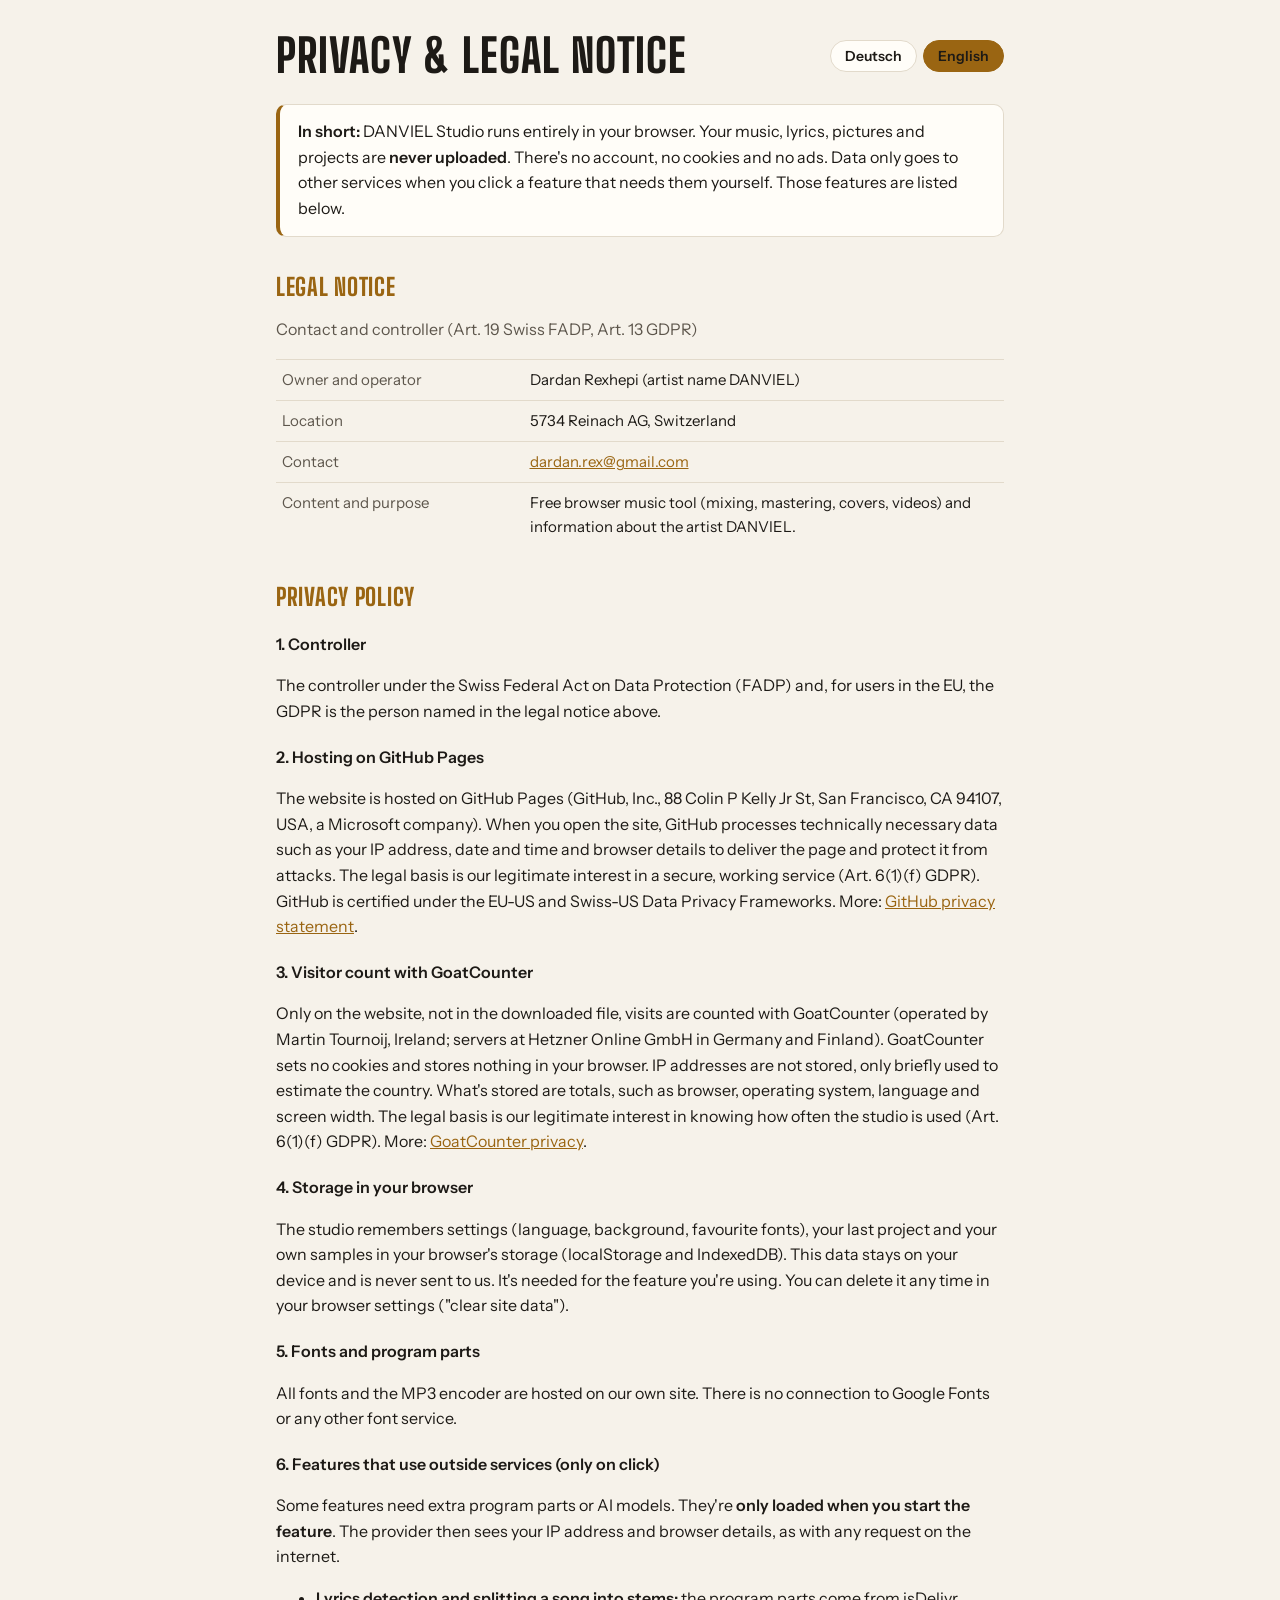
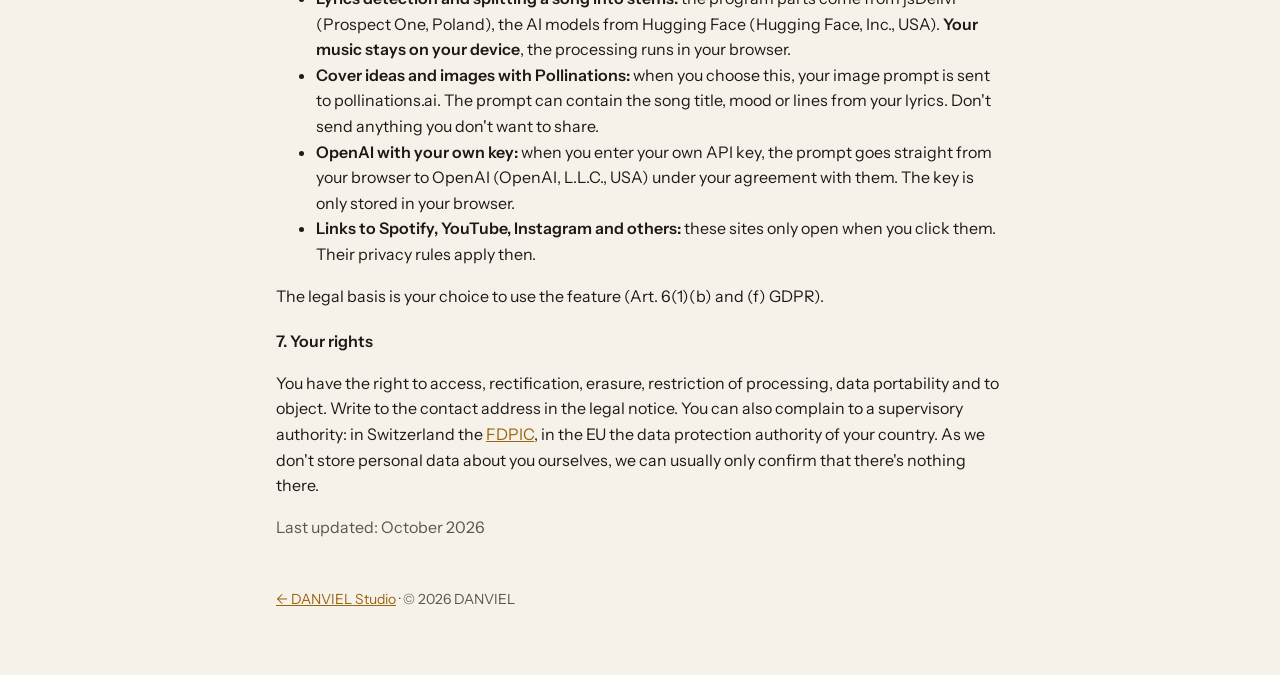
<file: privacy.html>
<!doctype html>
<html lang="de">
<head>
<meta charset="utf-8">
<meta name="viewport" content="width=device-width, initial-scale=1">
<title>Datenschutz &amp; Impressum · DANVIEL Studio</title>
<meta name="robots" content="index,follow">
<link rel="icon" href="DANVIEL.ico">
<style>
@font-face{font-family:"Big Shoulders Display";font-weight:800;font-display:swap;src:url("fonts/bigshouldersdisplay-800.woff2") format("woff2")}
@font-face{font-family:"Instrument Sans";font-weight:400;font-display:swap;src:url("fonts/instrumentsans-400.woff2") format("woff2")}
@font-face{font-family:"Instrument Sans";font-weight:600;font-display:swap;src:url("fonts/instrumentsans-600.woff2") format("woff2")}
:root{--bg:#121110;--card:#1b1a18;--fg:#f3eee4;--muted:#b4ab9c;--gold:#e8a93a;--line:#2f2c28}
@media (prefers-color-scheme: light){:root:not([data-theme="dark"]){--bg:#f6f2ea;--card:#fffdf8;--fg:#1d1a16;--muted:#5d564c;--gold:#9a6512;--line:#e2dacb}}
*{box-sizing:border-box}
body{margin:0;background:var(--bg);color:var(--fg);font:16px/1.6 "Instrument Sans",system-ui,sans-serif}
main{max-width:760px;margin:0 auto;padding:32px 16px 64px}
header{display:flex;align-items:center;justify-content:space-between;gap:12px;flex-wrap:wrap;margin-bottom:24px}
h1{font:800 clamp(30px,6vw,46px)/1.05 "Big Shoulders Display",sans-serif;letter-spacing:.02em;margin:0;text-transform:uppercase}
h2{font:800 24px/1.2 "Big Shoulders Display",sans-serif;letter-spacing:.03em;text-transform:uppercase;margin:36px 0 8px;color:var(--gold)}
h3{font-size:16px;margin:20px 0 4px}
p,li{color:var(--fg)} .muted{color:var(--muted)}
a{color:var(--gold)}
.lead{background:var(--card);border:1px solid var(--line);border-left:4px solid var(--gold);border-radius:10px;padding:14px 18px;margin:12px 0 8px}
.lang{display:flex;gap:6px}
.lang button{font:600 14px "Instrument Sans",sans-serif;background:var(--card);color:var(--fg);border:1px solid var(--line);border-radius:999px;padding:6px 14px;cursor:pointer}
.lang button[aria-pressed="true"]{background:var(--gold);color:#1d1a16;border-color:var(--gold)}
.lang button:focus-visible,a:focus-visible{outline:2px solid var(--gold);outline-offset:2px}
.ph{background:rgba(232,169,58,.18);border-radius:4px;padding:0 4px}
table{border-collapse:collapse;width:100%;font-size:15px} td{border-top:1px solid var(--line);padding:8px 6px;vertical-align:top}
td:first-child{width:34%;color:var(--muted)}
footer{margin-top:48px;color:var(--muted);font-size:14px}
[lang="en"] .de,[lang="de"] .en{display:none}
</style>
</head>
<body>
<main>
<header>
  <h1><span class="de">Datenschutz &amp; Impressum</span><span class="en">Privacy &amp; legal notice</span></h1>
  <div class="lang" role="group" aria-label="Sprache / Language">
    <button type="button" data-l="de" aria-pressed="true">Deutsch</button>
    <button type="button" data-l="en" aria-pressed="false">English</button>
  </div>
</header>

<!-- ============ DEUTSCH ============ -->
<div class="de">
<div class="lead"><b>Kurz gesagt:</b> DANVIEL Studio läuft komplett in deinem Browser. Deine Musik, Texte, Bilder und Projekte werden <b>nicht hochgeladen</b>. Es gibt kein Konto, keine Cookies und keine Werbung. Daten gehen nur dann an andere Dienste, wenn du eine Funktion selbst anklickst, die das braucht. Welche das sind, steht unten.</div>

<h2 id="impressum">Impressum</h2>
<p class="muted">Kontakt und verantwortliche Person (Art. 19 DSG Schweiz, Art. 13 DSGVO)</p>
<table>
<tr><td>Betreiber und Verantwortlicher</td><td>Dardan Rexhepi (Künstlername DANVIEL)</td></tr>
<tr><td>Ort</td><td>5734 Reinach AG, Schweiz</td></tr>
<tr><td>Kontakt</td><td><a href="mailto:dardan.rex@gmail.com">dardan.rex@gmail.com</a></td></tr>
<tr><td>Inhalt und Zweck</td><td>Kostenloses Musik-Werkzeug im Browser (Mixen, Mastern, Cover, Videos) und Informationen über den Künstler DANVIEL.</td></tr>
</table>

<h2>Datenschutzerklärung</h2>
<h3>1. Verantwortlich</h3>
<p>Verantwortlich im Sinne des Schweizer Datenschutzgesetzes (DSG) und, für Nutzer in der EU, der DSGVO ist die oben im Impressum genannte Person.</p>

<h3>2. Hosting auf GitHub Pages</h3>
<p>Die Website liegt bei GitHub Pages (GitHub, Inc., 88 Colin P Kelly Jr St, San Francisco, CA 94107, USA, ein Unternehmen von Microsoft). Wenn du die Seite aufrufst, verarbeitet GitHub technisch notwendige Daten wie deine IP-Adresse, Datum und Uhrzeit sowie Browser-Angaben, um die Seite auszuliefern und vor Angriffen zu schützen. Rechtsgrundlage ist das berechtigte Interesse an einem sicheren, funktionierenden Angebot (Art. 6 Abs. 1 lit. f DSGVO). GitHub ist nach dem EU-US und dem Swiss-US Data Privacy Framework zertifiziert. Mehr dazu: <a href="https://docs.github.com/de/site-policy/privacy-policies/github-general-privacy-statement" target="_blank" rel="noopener">Datenschutzerklärung von GitHub</a>.</p>

<h3>3. Besucherzählung mit GoatCounter</h3>
<p>Nur auf der Website, nicht in der heruntergeladenen Datei, zählen wir Besuche mit GoatCounter (betrieben von Martin Tournoij, Irland; Server bei Hetzner Online GmbH in Deutschland und Finnland). GoatCounter setzt keine Cookies und speichert nichts in deinem Browser. IP-Adressen werden nicht gespeichert, sondern nur kurz genutzt, um das Land grob zu bestimmen. Gespeichert werden zusammengefasste Zahlen, zum Beispiel Browser, Betriebssystem, Sprache und Bildschirmbreite. Rechtsgrundlage ist das berechtigte Interesse zu sehen, wie oft das Studio genutzt wird (Art. 6 Abs. 1 lit. f DSGVO). Mehr dazu: <a href="https://www.goatcounter.com/privacy" target="_blank" rel="noopener">Datenschutz bei GoatCounter</a>.</p>

<h3>4. Speicher in deinem Browser</h3>
<p>Das Studio merkt sich Einstellungen (Sprache, Hintergrund, Lieblingsschriften), dein letztes Projekt und deine eigenen Samples im Speicher deines Browsers (localStorage und IndexedDB). Diese Daten bleiben auf deinem Gerät und werden nie an uns geschickt. Das ist für die Funktion nötig, die du nutzt. Löschen kannst du sie jederzeit in den Einstellungen deines Browsers („Websitedaten löschen“).</p>

<h3>5. Schriften und Programmteile</h3>
<p>Alle Schriften und der MP3-Encoder liegen auf unserer eigenen Seite. Es gibt keine Verbindung zu Google Fonts oder anderen Schrift-Diensten.</p>

<h3>6. Funktionen, die externe Dienste nutzen (nur auf Klick)</h3>
<p>Einige Funktionen brauchen zusätzliche Programmteile oder KI-Modelle. Sie werden <b>erst geladen, wenn du die Funktion startest</b>. Dabei sieht der jeweilige Anbieter deine IP-Adresse und Browser-Angaben, wie bei jedem Abruf im Internet.</p>
<ul>
<li><b>Lyrics erkennen und Song in Spuren zerlegen:</b> Die Programmteile kommen von jsDelivr (Prospect One, Polen), die KI-Modelle von Hugging Face (Hugging Face, Inc., USA). <b>Deine Musik bleibt auf deinem Gerät</b>, die Berechnung läuft in deinem Browser.</li>
<li><b>Cover-Ideen und Bilder mit Pollinations:</b> Wenn du das auswählst, geht dein Bild-Prompt an pollinations.ai. Der Prompt kann Songtitel, Stimmung oder Zeilen aus deinen Lyrics enthalten. Schick nichts, was du nicht teilen willst.</li>
<li><b>OpenAI mit eigenem Schlüssel:</b> Wenn du deinen eigenen API-Schlüssel einträgst, geht der Prompt direkt von deinem Browser an OpenAI (OpenAI, L.L.C., USA). Es gelten deine Vereinbarungen mit OpenAI. Der Schlüssel bleibt nur in deinem Browser gespeichert.</li>
<li><b>Links zu Spotify, YouTube, Instagram und anderen:</b> Diese Seiten öffnen sich erst, wenn du draufklickst. Dann gelten deren Datenschutzregeln.</li>
</ul>
<p>Rechtsgrundlage ist deine Entscheidung, die Funktion zu nutzen (Art. 6 Abs. 1 lit. b und f DSGVO).</p>

<h3>7. Deine Rechte</h3>
<p>Du hast das Recht auf Auskunft, Berichtigung, Löschung, Einschränkung der Verarbeitung, Datenübertragbarkeit und Widerspruch. Schreib dafür an die Kontaktadresse im Impressum. Ausserdem kannst du dich bei einer Aufsichtsbehörde beschweren: in der Schweiz beim <a href="https://www.edoeb.admin.ch" target="_blank" rel="noopener">EDÖB</a>, in der EU bei der Datenschutzbehörde deines Landes. Da wir selbst keine personenbezogenen Daten über dich speichern, können wir meistens nur bestätigen, dass nichts da ist.</p>

<p class="muted">Stand: Oktober 2026</p>
</div>

<!-- ============ ENGLISH ============ -->
<div class="en">
<div class="lead"><b>In short:</b> DANVIEL Studio runs entirely in your browser. Your music, lyrics, pictures and projects are <b>never uploaded</b>. There's no account, no cookies and no ads. Data only goes to other services when you click a feature that needs them yourself. Those features are listed below.</div>

<h2 id="legal">Legal notice</h2>
<p class="muted">Contact and controller (Art. 19 Swiss FADP, Art. 13 GDPR)</p>
<table>
<tr><td>Owner and operator</td><td>Dardan Rexhepi (artist name DANVIEL)</td></tr>
<tr><td>Location</td><td>5734 Reinach AG, Switzerland</td></tr>
<tr><td>Contact</td><td><a href="mailto:dardan.rex@gmail.com">dardan.rex@gmail.com</a></td></tr>
<tr><td>Content and purpose</td><td>Free browser music tool (mixing, mastering, covers, videos) and information about the artist DANVIEL.</td></tr>
</table>

<h2>Privacy policy</h2>
<h3>1. Controller</h3>
<p>The controller under the Swiss Federal Act on Data Protection (FADP) and, for users in the EU, the GDPR is the person named in the legal notice above.</p>

<h3>2. Hosting on GitHub Pages</h3>
<p>The website is hosted on GitHub Pages (GitHub, Inc., 88 Colin P Kelly Jr St, San Francisco, CA 94107, USA, a Microsoft company). When you open the site, GitHub processes technically necessary data such as your IP address, date and time and browser details to deliver the page and protect it from attacks. The legal basis is our legitimate interest in a secure, working service (Art. 6(1)(f) GDPR). GitHub is certified under the EU-US and Swiss-US Data Privacy Frameworks. More: <a href="https://docs.github.com/en/site-policy/privacy-policies/github-general-privacy-statement" target="_blank" rel="noopener">GitHub privacy statement</a>.</p>

<h3>3. Visitor count with GoatCounter</h3>
<p>Only on the website, not in the downloaded file, visits are counted with GoatCounter (operated by Martin Tournoij, Ireland; servers at Hetzner Online GmbH in Germany and Finland). GoatCounter sets no cookies and stores nothing in your browser. IP addresses are not stored, only briefly used to estimate the country. What's stored are totals, such as browser, operating system, language and screen width. The legal basis is our legitimate interest in knowing how often the studio is used (Art. 6(1)(f) GDPR). More: <a href="https://www.goatcounter.com/privacy" target="_blank" rel="noopener">GoatCounter privacy</a>.</p>

<h3>4. Storage in your browser</h3>
<p>The studio remembers settings (language, background, favourite fonts), your last project and your own samples in your browser's storage (localStorage and IndexedDB). This data stays on your device and is never sent to us. It's needed for the feature you're using. You can delete it any time in your browser settings ("clear site data").</p>

<h3>5. Fonts and program parts</h3>
<p>All fonts and the MP3 encoder are hosted on our own site. There is no connection to Google Fonts or any other font service.</p>

<h3>6. Features that use outside services (only on click)</h3>
<p>Some features need extra program parts or AI models. They're <b>only loaded when you start the feature</b>. The provider then sees your IP address and browser details, as with any request on the internet.</p>
<ul>
<li><b>Lyrics detection and splitting a song into stems:</b> the program parts come from jsDelivr (Prospect One, Poland), the AI models from Hugging Face (Hugging Face, Inc., USA). <b>Your music stays on your device</b>, the processing runs in your browser.</li>
<li><b>Cover ideas and images with Pollinations:</b> when you choose this, your image prompt is sent to pollinations.ai. The prompt can contain the song title, mood or lines from your lyrics. Don't send anything you don't want to share.</li>
<li><b>OpenAI with your own key:</b> when you enter your own API key, the prompt goes straight from your browser to OpenAI (OpenAI, L.L.C., USA) under your agreement with them. The key is only stored in your browser.</li>
<li><b>Links to Spotify, YouTube, Instagram and others:</b> these sites only open when you click them. Their privacy rules apply then.</li>
</ul>
<p>The legal basis is your choice to use the feature (Art. 6(1)(b) and (f) GDPR).</p>

<h3>7. Your rights</h3>
<p>You have the right to access, rectification, erasure, restriction of processing, data portability and to object. Write to the contact address in the legal notice. You can also complain to a supervisory authority: in Switzerland the <a href="https://www.edoeb.admin.ch/edoeb/en/home.html" target="_blank" rel="noopener">FDPIC</a>, in the EU the data protection authority of your country. As we don't store personal data about you ourselves, we can usually only confirm that there's nothing there.</p>

<p class="muted">Last updated: October 2026</p>
</div>

<footer><a href="./">← DANVIEL Studio</a> · © 2026 DANVIEL</footer>
</main>
<script>
(function(){
  var btns=document.querySelectorAll('.lang button');
  function set(l){ document.documentElement.lang=l; btns.forEach(function(b){ b.setAttribute('aria-pressed', b.dataset.l===l?'true':'false'); });
    document.title = l==='en' ? 'Privacy & legal notice · DANVIEL Studio' : 'Datenschutz & Impressum · DANVIEL Studio';
    try{ localStorage.setItem('stemmixer:lang', l); }catch(e){} }
  var q=new URLSearchParams(location.search).get('lang'), saved=null; try{ saved=localStorage.getItem('stemmixer:lang'); }catch(e){}
  set(q||saved||((navigator.language||'').slice(0,2)==='de'?'de':'en'));
  btns.forEach(function(b){ b.addEventListener('click', function(){ set(b.dataset.l); }); });
})();
</script>
</body>
</html>
</file>
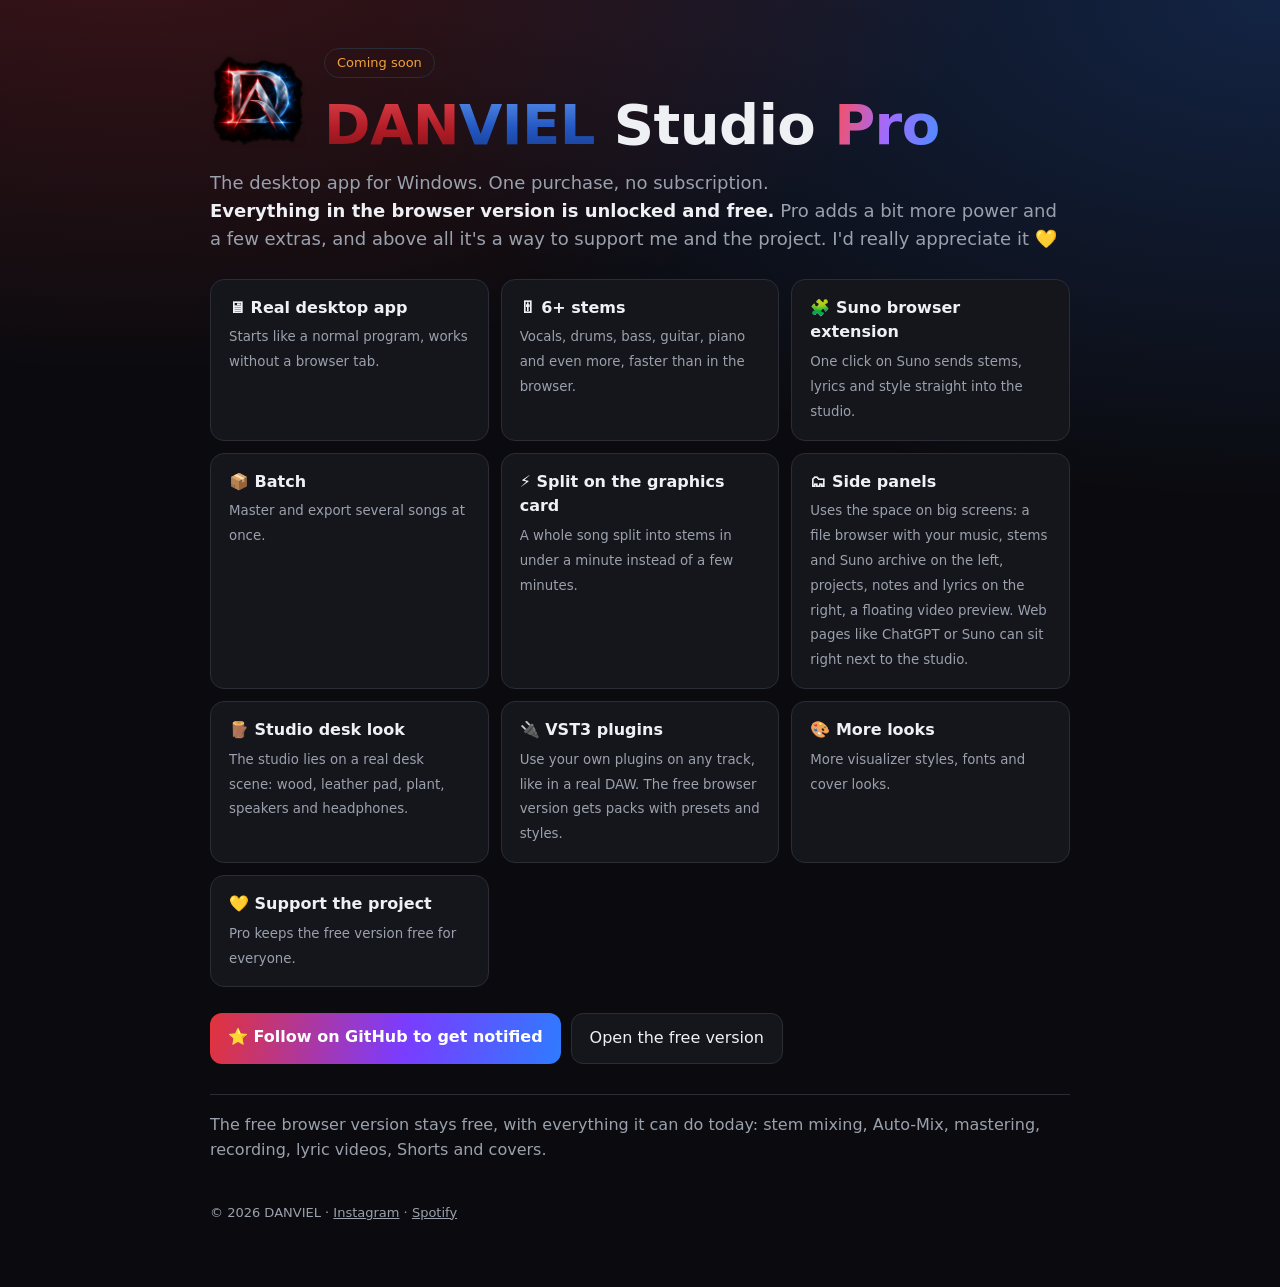
<file: pro.html>
<!doctype html>
<html lang="en">
<head>
<meta charset="utf-8"><meta name="viewport" content="width=device-width,initial-scale=1">
<title>DANVIEL Studio Pro</title>
<meta name="description" content="DANVIEL Studio Pro: the desktop app for Windows. One purchase, no subscription. Coming soon.">
<meta property="og:title" content="DANVIEL Studio Pro"><meta property="og:image" content="https://0zoon.github.io/danviel-studio/og-v16.png">
<link rel="icon" href="icon-192.png">
<style>
:root{--bg:#0b0b0f;--panel:#15161c;--line:#2a2c36;--fg:#eef0f4;--muted:#9aa1ad;--accent:#f0a23a}
*{box-sizing:border-box}body{margin:0;background:radial-gradient(900px 500px at 10% -10%,rgba(226,51,58,.25),transparent),radial-gradient(900px 500px at 100% 0%,rgba(47,123,255,.22),transparent),var(--bg);color:var(--fg);font:16px/1.55 system-ui,-apple-system,"Segoe UI",sans-serif;padding:0 16px}
.wrap{max-width:860px;margin:0 auto;padding:48px 0 64px}
header{display:flex;align-items:center;gap:18px}header img{width:96px;height:96px}
h1{font-size:clamp(34px,6vw,56px);line-height:1.05;margin:0;letter-spacing:-.01em}h1 span{background:linear-gradient(100deg,#ff4d57,#a06bff,#4d8dff);-webkit-background-clip:text;background-clip:text;color:transparent}
.sub{color:var(--muted);font-size:18px;margin:14px 0 26px}
.badge{display:inline-block;border:1px solid var(--line);border-radius:99px;padding:4px 12px;font-size:13px;color:var(--accent);margin-bottom:18px}
.grid{display:grid;grid-template-columns:repeat(auto-fit,minmax(240px,1fr));gap:12px;margin:26px 0}
.card{background:var(--panel);border:1px solid var(--line);border-radius:14px;padding:16px 18px}.card b{display:block;margin-bottom:4px}.card small{color:var(--muted)}
.row{display:flex;flex-wrap:wrap;gap:10px;margin-top:10px}
a.btn{display:inline-block;text-decoration:none;color:#fff;font-weight:700;padding:12px 18px;border-radius:12px;background:linear-gradient(100deg,#e2333a,#7b3cff 55%,#2f7bff)}
a.btn2{display:inline-block;text-decoration:none;color:var(--fg);padding:12px 18px;border-radius:12px;border:1px solid var(--line);background:var(--panel)}
.free{margin-top:30px;color:var(--muted);border-top:1px solid var(--line);padding-top:18px}
footer{margin-top:40px;color:var(--muted);font-size:13px}
</style>
<script data-goatcounter="https://danviel-studio.goatcounter.com/count" async src="https://gc.zgo.at/count.js"></script>
</head>
<body><div class="wrap">
<header><img src="logo-stone.png" alt="DANVIEL logo"><div><span class="badge">Coming soon</span><h1><b style="background:linear-gradient(180deg,#e0454d,#b31d27 55%,#7e1219);-webkit-background-clip:text;background-clip:text;color:transparent">DAN</b><b style="background:linear-gradient(180deg,#5a93ec,#2457c2 55%,#163a8a);-webkit-background-clip:text;background-clip:text;color:transparent">VIEL</b> Studio <span>Pro</span></h1></div></header>
<p class="sub">The desktop app for Windows. One purchase, no subscription.<br><b style="color:#eef0f4">Everything in the browser version is unlocked and free.</b> Pro adds a bit more power and a few extras, and above all it's a way to support me and the project. I'd really appreciate it 💛</p>
<div class="grid">
  <div class="card"><b>🖥 Real desktop app</b><small>Starts like a normal program, works without a browser tab.</small></div>
  <div class="card"><b>🎚 6+ stems</b><small>Vocals, drums, bass, guitar, piano and even more, faster than in the browser.</small></div>
  <div class="card"><b>🧩 Suno browser extension</b><small>One click on Suno sends stems, lyrics and style straight into the studio.</small></div>
  <div class="card"><b>📦 Batch</b><small>Master and export several songs at once.</small></div>
  <div class="card"><b>⚡ Split on the graphics card</b><small>A whole song split into stems in under a minute instead of a few minutes.</small></div>
  <div class="card"><b>🗂 Side panels</b><small>Uses the space on big screens: a file browser with your music, stems and Suno archive on the left, projects, notes and lyrics on the right, a floating video preview. Web pages like ChatGPT or Suno can sit right next to the studio.</small></div>
  <div class="card"><b>🪵 Studio desk look</b><small>The studio lies on a real desk scene: wood, leather pad, plant, speakers and headphones.</small></div>
  <div class="card"><b>🔌 VST3 plugins</b><small>Use your own plugins on any track, like in a real DAW. The free browser version gets packs with presets and styles.</small></div>
  <div class="card"><b>🎨 More looks</b><small>More visualizer styles, fonts and cover looks.</small></div>
  <div class="card"><b>💛 Support the project</b><small>Pro keeps the free version free for everyone.</small></div>
</div>
<div class="row"><a class="btn" href="https://github.com/0zoon/danviel-studio" target="_blank" rel="noopener">⭐ Follow on GitHub to get notified</a><a class="btn2" href="./">Open the free version</a></div>
<p class="free">The free browser version stays free, with everything it can do today: stem mixing, Auto-Mix, mastering, recording, lyric videos, Shorts and covers.</p>
<footer>© 2026 DANVIEL · <a href="https://www.instagram.com/mcmxciii_dardan/" style="color:var(--muted)">Instagram</a> · <a href="https://open.spotify.com/artist/5HL1qbySKHyFuiK1gJOXvN" style="color:var(--muted)">Spotify</a></footer>
</div></body></html>
</file>
